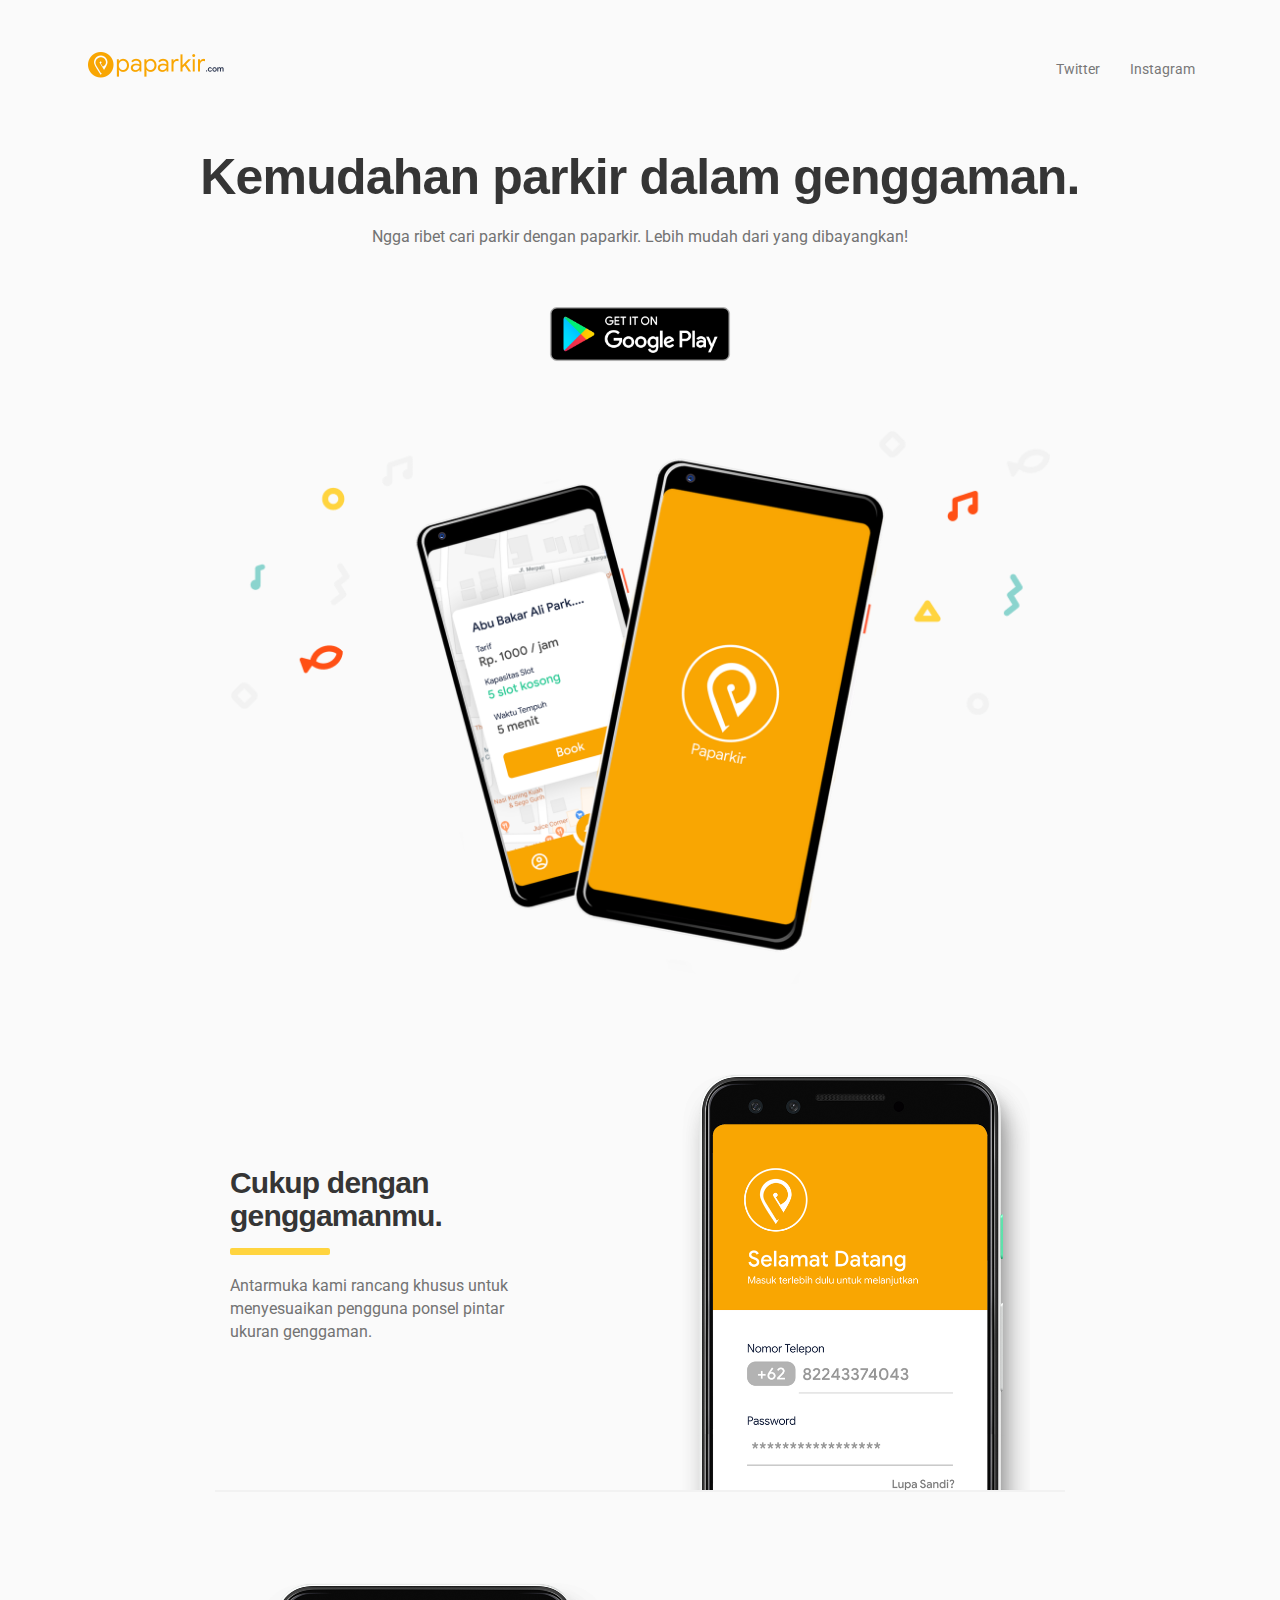
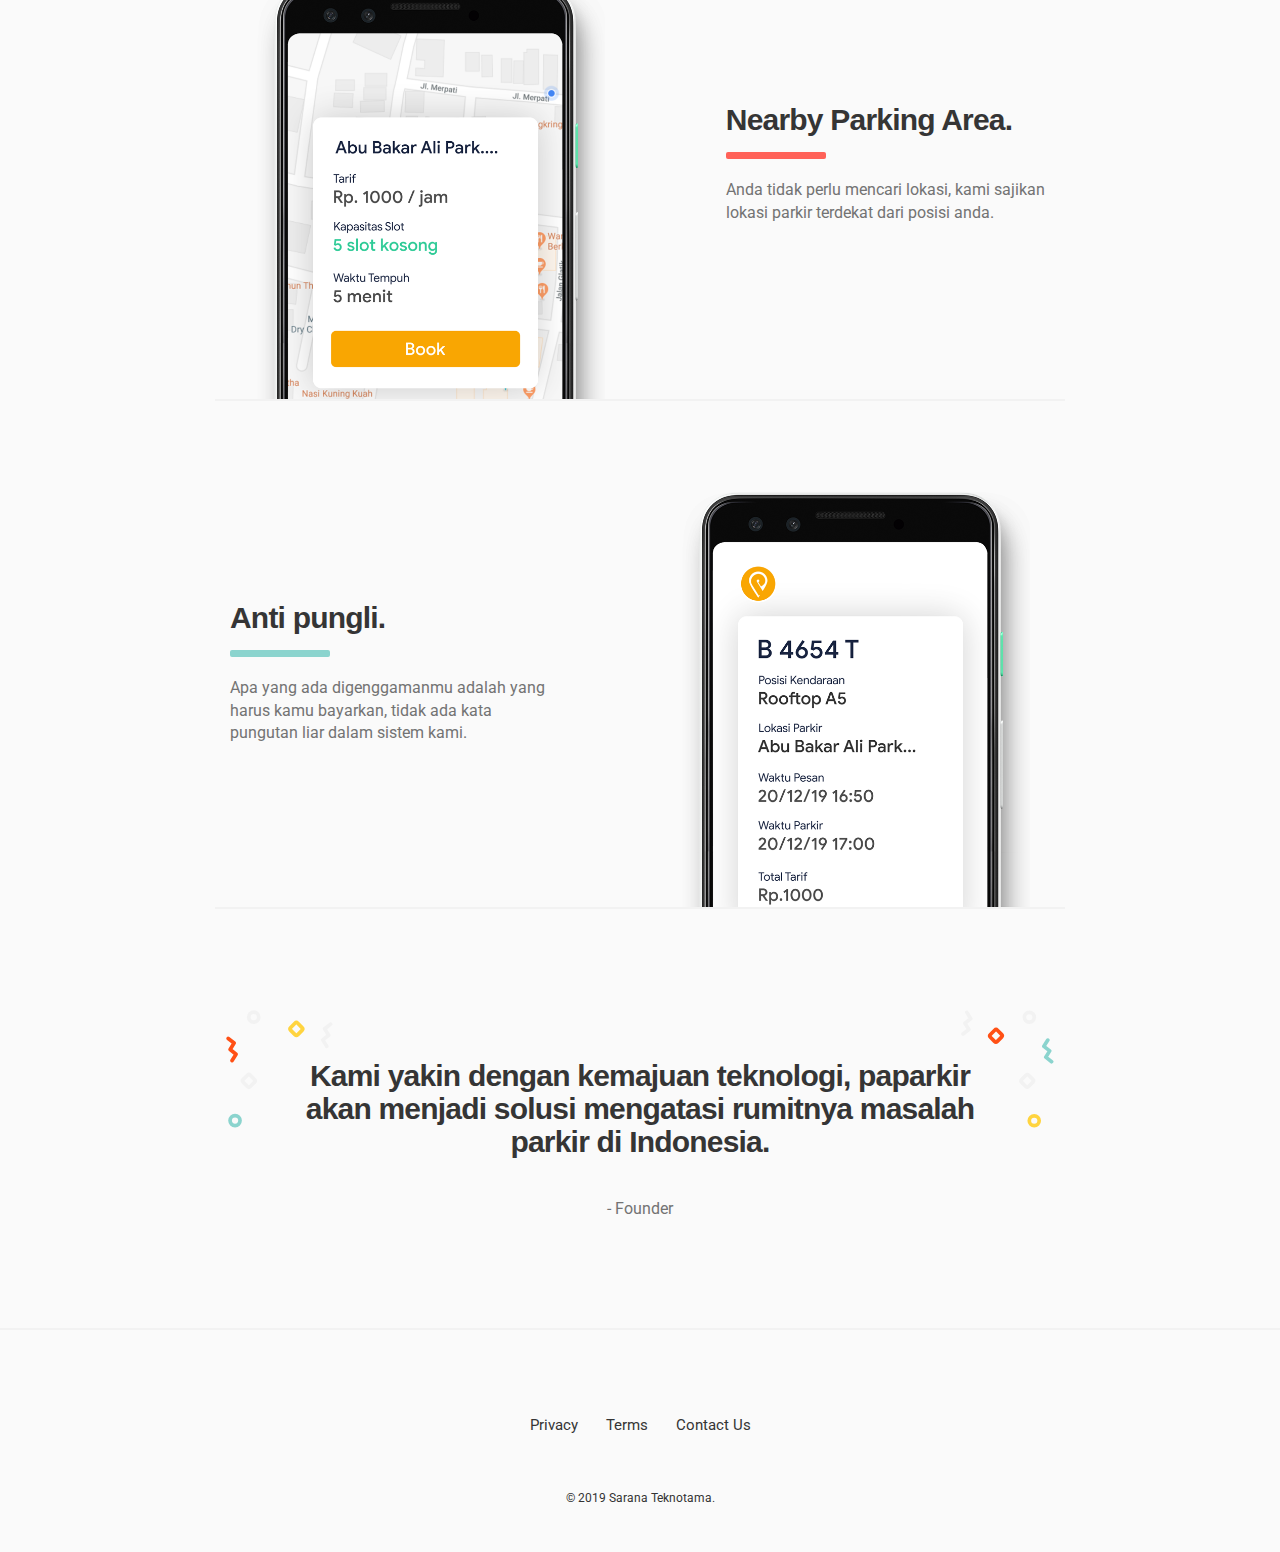
<file: index.html>
<!DOCTYPE html>
<html lang="en">
<meta http-equiv="content-type" content="text/html;charset=utf-8" />
<head>
	<title>Paparkir - Kemudahan parkir dalam genggaman</title>
	<meta charset="utf-8" />
	<meta http-equiv="X-UA-Compatible" content="IE=edge" />
	<meta name="viewport" content="width=device-width, initial-scale=1, maximum-scale=1, user-scalable=no" />
	<link rel="shortcut icon" href="favico.png" type="image/png" />
	<meta name="description" content="Masih jaman tarif parkir seribu bayarnya dua ribu?? Pidah ke paparkir sekarang dan dapatkan kemudahan dan kenyamanan parkir lebih dari yang anda bayangkan." />
	<link rel="stylesheet" href="https://cdnjs.cloudflare.com/ajax/libs/twitter-bootstrap/3.3.7/css/bootstrap.min.css" />
	<link href="https://fonts.googleapis.com/css?family=Google+Sans:700|Roboto:400,400italic,500,500italic,700,700italic" rel="stylesheet">
	<link href="style.css" rel="stylesheet" />

	<meta property='og:title' content='Paparkir - Kemudahan parkir dalam genggaman' />
	<meta property='og:url' content='index.html' />
	<meta property="og:type" content="website" />
	<meta property='og:image' content='og_img.jpg' />
	<meta property='og:description' content="Masih jaman tarif parkir seribu bayarnya dua ribu?? Pidah ke paparkir sekarang dan dapatkan kemudahan dan kenyamanan parkir lebih dari yang anda bayangkan." />
</head>
<body>
	<nav class="navbar navbar-default invert-buttons">
		<div class="container">
			<div class="navbar-header">
					<button type="button" class="navbar-toggle collapsed" data-toggle="collapse" data-target="#navbar-collapse-1" aria-expanded="false">
						<span class="sr-only">Toggle navigation</span>
						<span class="icon-bar"></span>
						<span class="icon-bar"></span>
						<span class="icon-bar"></span>
					</button>
					<a class="navbar-brand" href="#">
						<img alt="VANIDO" src="img/logo-name%402x.png" class="app-icon">
					</a>
			</div>

			<div class="collapse navbar-collapse" id="navbar-collapse-1">
				<ul class="nav navbar-nav navbar-right">
						<li><a href="https://twitter.com/paparkir" target="_blank">Twitter</a></li>
						<li><a href="https://instagram.com/paparkir" target="_blank">Instagram</a></li>
				</ul>
			</div>
		</div>
	</nav>
	<div class="container-fluid">
		<div class="container top-section">
			<div class="row">
				<div class="col-xs-12">
						<h1 id="title">Kemudahan parkir dalam genggaman.</h1>
						<p id="subtitle">Ngga ribet cari parkir dengan paparkir. Lebih mudah dari yang dibayangkan!</p>
						<a href="https://itunes.apple.com/in/app/vanido-your-personal-singing/id1130249200?mt=8" target="_blank"><img id="play-store" src="img/googleplay.png" alt="Downlaod on the App Store"/></a>
				</div>
			</div>
		</div>
		<div class="container dual-screen">
			<div class="row">
				<img class="bigger" src="img/dual-screen%402x.png" alt="App Mockup Screens" />
				<img class="smaller" src="img/dual-screen-small%402x.png" alt="App Mockup Screens" />
			</div>
		</div>
		<div class="container features">
			<div class="row feature-row">
				<div class="col-xs-12 col-sm-5 description">
					<h2>Cukup dengan genggamanmu.</h2>
					<hr class="separator yellow" />
					<p>Antarmuka kami rancang khusus untuk menyesuaikan pengguna ponsel pintar ukuran genggaman.</p>
				</div>
				<div class="col-xs-12 col-sm-offset-1 col-sm-6 screen">
					<img src="img/phone-1%402x.png" />
				</div>
			</div>
			<div class="row">
				<div class="col-xs-12 feature-line"></div>
			</div>
			<div class="row feature-row">
				<div class="col-xs-12 col-sm-5 col-sm-push-7 description">
					<h2>Nearby Parking Area.</h2>
					<hr class="separator red" />
					<p>Anda tidak perlu mencari lokasi, kami sajikan lokasi parkir terdekat dari posisi anda.</p>
				</div>
				<div class="col-xs-12 col-sm-6 col-sm-pull-5 screen">
					<img src="img/phone-2%402x.png" alt="real-time pitch screenshot"/>
				</div>
			</div>
			<div class="row">
				<div class="col-xs-12 feature-line"></div>
			</div>
			<div class="row feature-row">
				<div class="col-xs-12 col-sm-5 description">
					<h2>Anti pungli.</h2>
					<hr class="separator blue" />
					<p>Apa yang ada digenggamanmu adalah yang harus kamu bayarkan, tidak ada kata pungutan liar dalam sistem kami.</p>
				</div>
				<div class="col-xs-12 col-sm-offset-1 col-sm-6 screen">
					<img src="img/phone-3%402x.png" alt="practice songs"/>
				</div>
			</div>
			<div class="row">
				<div class="col-xs-12 feature-line"></div>
			</div>
		</div>
		<div class="container comments">
			<div class="row">
				<div class="col-xs-10 col-xs-offset-1 col-sm-8 col-sm-offset-2">
					<div class="comment">
						<img id="left-confetti" src="img/confetti-1.svg" alt="left decoration" />
						<h3>Kami yakin dengan kemajuan teknologi, paparkir akan menjadi solusi mengatasi rumitnya masalah parkir di Indonesia.</h2>
						<img id="right-confetti" src="img/confetti-2.svg" alt="right decoration" />
					</div>
					<p class="commentor">- Founder</p>
				</div>
			</div>
		</div>
		<hr />
		<footer>
			<div class="container footer-nav">
				<div class="col-xs-12 text-center">
					<div>
						<a class="nav-link" href="privacy.html" target="_blank">
							Privacy
						</a>
						<a class="nav-link" href="terms.html" target="_blank">
							Terms
						</a>
						<a class="nav-link" href="mailto:paparkir@gmail.com">
							Contact Us
						</a>
					</div>
					<br>
					<div id="copyright">
						<span>
							© 2019 Sarana Teknotama.
						</span>
					</div>
				</div>
			</div>
		</footer>
	</div>
	<script src="https://cdnjs.cloudflare.com/ajax/libs/jquery/1.12.4/jquery.min.js"></script>
	<script src="https://cdnjs.cloudflare.com/ajax/libs/twitter-bootstrap/3.3.7/js/bootstrap.min.js"></script>
</body>
</html>
</file>
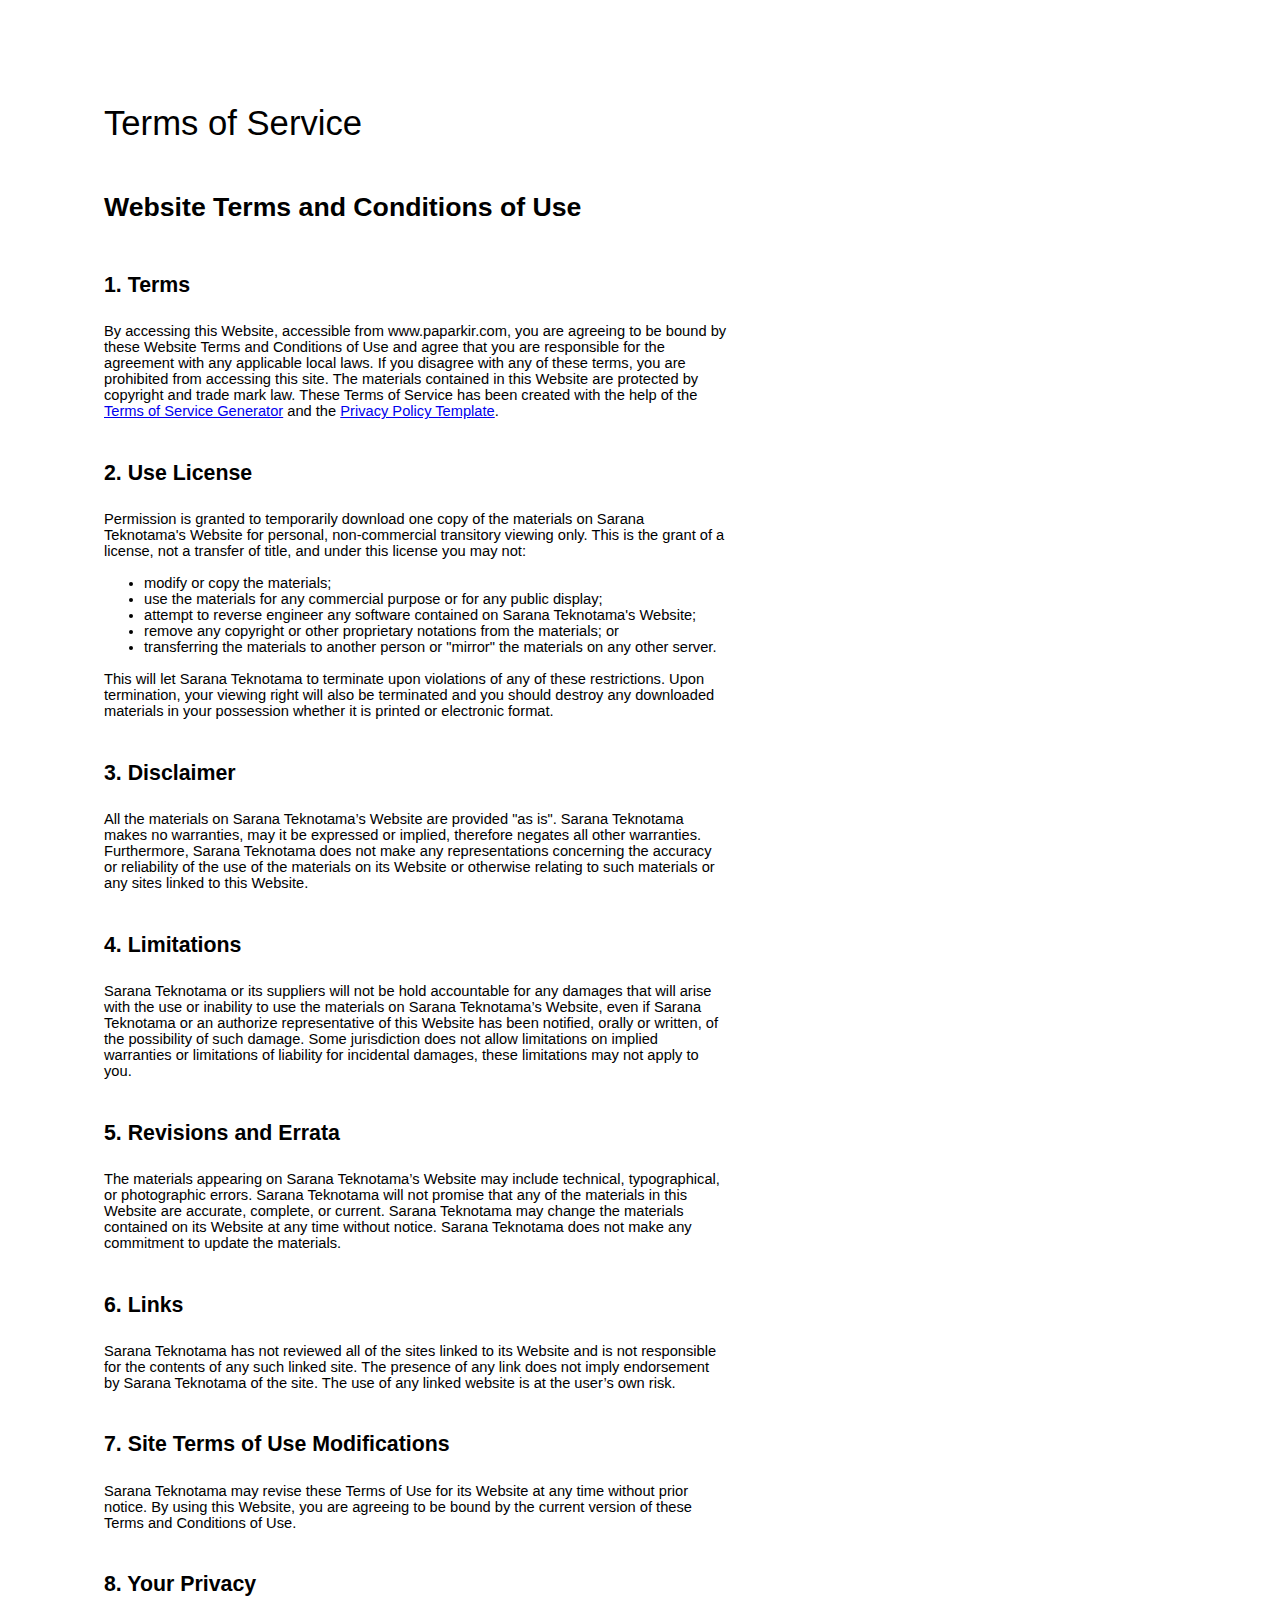
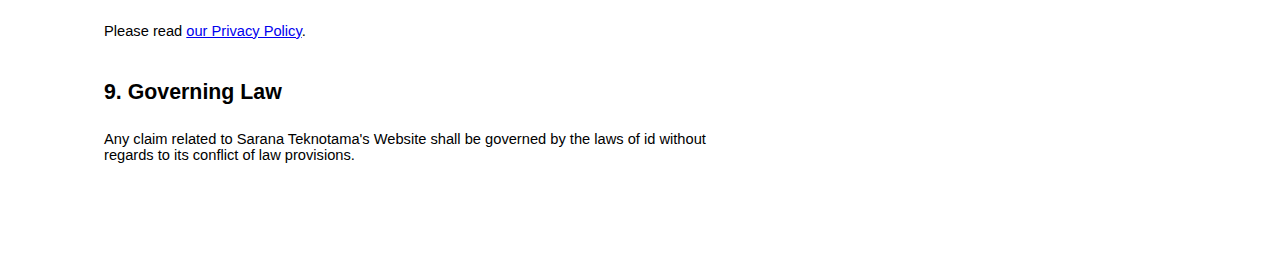
<file: terms.html>
<meta content="text/html;charset=utf-8"http-equiv=content-type><meta content="text/html; charset=UTF-8"http-equiv=content-type><style>ol{margin:0;padding:0}table td,table th{padding:0}.c8{background-color:#fff;max-width:468pt;padding:72pt 72pt 72pt 72pt}.c1{background-color:#fff;font-size:11.5pt;color:#333}.c0{orphans:2;widows:2;height:11pt}.c2{page-break-after:avoid;orphans:2;widows:2}.c4{orphans:2;widows:2}.c5{color:#15c;text-decoration:underline}.c7{color:inherit;text-decoration:inherit}.c3{font-size:26pt}.c6{padding-bottom:9pt}.title{padding-top:0;color:#000;font-size:26pt;padding-bottom:3pt;font-family:Arial;line-height:1.15;page-break-after:avoid;orphans:2;widows:2;text-align:left}.subtitle{padding-top:0;color:#666;font-size:15pt;padding-bottom:16pt;font-family:Arial;line-height:1.15;page-break-after:avoid;orphans:2;widows:2;text-align:left}li{color:#000;font-size:11pt;font-family:Arial}p{margin:0;color:#000;font-size:11pt;font-family:Arial}h1{padding-top:20pt;color:#000;font-size:20pt;padding-bottom:6pt;font-family:Arial;line-height:1.15;page-break-after:avoid;orphans:2;widows:2;text-align:left}h2{padding-top:18pt;color:#000;font-size:16pt;padding-bottom:6pt;font-family:Arial;line-height:1.15;page-break-after:avoid;orphans:2;widows:2;text-align:left}h3{padding-top:16pt;color:#434343;font-size:14pt;padding-bottom:4pt;font-family:Arial;line-height:1.15;page-break-after:avoid;orphans:2;widows:2;text-align:left}h4{padding-top:14pt;color:#666;font-size:12pt;padding-bottom:4pt;font-family:Arial;line-height:1.15;page-break-after:avoid;orphans:2;widows:2;text-align:left}h5{padding-top:12pt;color:#666;font-size:11pt;padding-bottom:4pt;font-family:Arial;line-height:1.15;page-break-after:avoid;orphans:2;widows:2;text-align:left}h6{padding-top:12pt;color:#666;font-size:11pt;padding-bottom:4pt;font-family:Arial;line-height:1.15;page-break-after:avoid;font-style:italic;orphans:2;widows:2;text-align:left}</style><body class=c8><p class="c2 title"id=h.6xyeezl3ari7><span>Terms of Service</span><h1>Website Terms and Conditions of Use</h1><h2>1. Terms</h2><p>By accessing this Website, accessible from www.paparkir.com, you are agreeing to be bound by these Website Terms and Conditions of Use and agree that you are responsible for the agreement with any applicable local laws. If you disagree with any of these terms, you are prohibited from accessing this site. The materials contained in this Website are protected by copyright and trade mark law. These Terms of Service has been created with the help of the <a href=https://termsofservicegenerator.net>Terms of Service Generator</a> and the <a href=privacy.html>Privacy Policy Template</a>.<h2>2. Use License</h2><p>Permission is granted to temporarily download one copy of the materials on Sarana Teknotama's Website for personal, non-commercial transitory viewing only. This is the grant of a license, not a transfer of title, and under this license you may not:<ul><li>modify or copy the materials;<li>use the materials for any commercial purpose or for any public display;<li>attempt to reverse engineer any software contained on Sarana Teknotama's Website;<li>remove any copyright or other proprietary notations from the materials; or<li>transferring the materials to another person or "mirror" the materials on any other server.</ul><p>This will let Sarana Teknotama to terminate upon violations of any of these restrictions. Upon termination, your viewing right will also be terminated and you should destroy any downloaded materials in your possession whether it is printed or electronic format.<h2>3. Disclaimer</h2><p>All the materials on Sarana Teknotama’s Website are provided "as is". Sarana Teknotama makes no warranties, may it be expressed or implied, therefore negates all other warranties. Furthermore, Sarana Teknotama does not make any representations concerning the accuracy or reliability of the use of the materials on its Website or otherwise relating to such materials or any sites linked to this Website.<h2>4. Limitations</h2><p>Sarana Teknotama or its suppliers will not be hold accountable for any damages that will arise with the use or inability to use the materials on Sarana Teknotama’s Website, even if Sarana Teknotama or an authorize representative of this Website has been notified, orally or written, of the possibility of such damage. Some jurisdiction does not allow limitations on implied warranties or limitations of liability for incidental damages, these limitations may not apply to you.<h2>5. Revisions and Errata</h2><p>The materials appearing on Sarana Teknotama’s Website may include technical, typographical, or photographic errors. Sarana Teknotama will not promise that any of the materials in this Website are accurate, complete, or current. Sarana Teknotama may change the materials contained on its Website at any time without notice. Sarana Teknotama does not make any commitment to update the materials.<h2>6. Links</h2><p>Sarana Teknotama has not reviewed all of the sites linked to its Website and is not responsible for the contents of any such linked site. The presence of any link does not imply endorsement by Sarana Teknotama of the site. The use of any linked website is at the user’s own risk.<h2>7. Site Terms of Use Modifications</h2><p>Sarana Teknotama may revise these Terms of Use for its Website at any time without prior notice. By using this Website, you are agreeing to be bound by the current version of these Terms and Conditions of Use.<h2>8. Your Privacy</h2><p>Please read <a href=privacy.html >our Privacy Policy</a>.<h2>9. Governing Law</h2><p>Any claim related to Sarana Teknotama's Website shall be governed by the laws of id without regards to its conflict of law provisions.
</file>
<file: style.css>
input:focus,
select:focus,
textarea:focus,
button:focus {
 outline: none;
}

html * {
 font-family: 'Roboto', sans-serif !important;
}

h1,h2,h3,h4,h5,h6 {
	font-family: "Google Sans", sans-serif !important;
	font-weight: bold;
	letter-spacing: -0.8px;
	color: #353535;
}

p {
	color: #737373;
	font-size: 17px;
}

hr {
	border: solid 1px #f2f2f2;
}

h1 {
	font-size: 38px;
}
h2 {
	font-size: 34px;
}
h3 {
	font-size: 17px;
}

html, body {
 background: #fafafa;
 overflow-x: hidden;
 max-width: 100%;
}

.text-center {
	text-align: center;
}

input.input-field {
	background: #f2f2f2;
	border: 0px;
	-webkit-appearance: none;
}

.container-fluid {
	padding-left:0;
	padding-right:0;
}

.navbar {
  border-color: #fafafa;
  border-width: 0;
  margin-bottom: 0;
}

.navbar-default {
	background-color: #fafafa;
}

.navbar-toggle {
	border: 0px;
}

.navbar-nav li a {
	line-height: 50px;
	height: 50px;
	padding-top: 0;
	padding-bottom: 0;
	color: #737373;
	border-bottom: 1px solid #f2f2f2;
}

.navbar-brand {
	line-height: 86px;
	height: 86px;
	padding: 0 15px;
}
.navbar-brand img {
	display: inline-block;
	height: 36px;
}

.navbar-toggle {
	margin-top: 27px;
	margin-bottom: 0px;
}
#navbar-collapse-1 {
  border-color: #fcfcfc;
  border-width: 0;
}

.top-section {
	text-align: center;
}

.top-section #title {
	margin-top: 54px;
}

.top-section #subtitle {
	margin-top: 30px;
	margin-bottom: 45px;
	padding: 0 15px;
}

.top-section #play-store {
	height: 80px;
}
.top-section #android-user {
	text-decoration: none;
	display: inline-block;
	font-size: 11px;
	font-weight: bold;
	color: #aaaaaa;
	margin-top: 21px;
	margin-bottom: 0px;
	cursor: pointer;
}

.dual-screen {
	margin-top: 25px;
	text-align: center;
}
.dual-screen .smaller {
	display: inline-block;
}
.dual-screen .bigger {
	display: none;
}

.dual-screen img {
	width: 96%;
}

.features {
	margin-top: 33px;
	padding-right: 30px;
	padding-left: 30px;
}

.feature-row .separator {
	border-radius: 2px;
	border: 0;
	height: 7px;
	margin: 0 auto 0 0;
	width: 120px;
}
.feature-row .separator.yellow {
	background: #ffd43f;
}
.feature-row .separator.blue {
	background: #8bd4ce;
}
.feature-row .separator.red {
	background: #ff6158;
}

.feature-row .description {
	text-align: left;
}

.feature-row .description h2 {
	margin-top: 33px;
	margin-bottom: 16px;
}
.feature-row .description p {
	margin-top: 20px;
	margin-bottom: 30px;
}

.feature-row .screen {
	text-align: center;
}
.feature-row img {
	width: 80%;
}

.feature-line {
	height: 1px;
	border: solid 1px #f2f2f2;
}

.comments {
	text-align: center
}

.comments .comment {
	margin-top: 66px;
	margin-bottom: 30px;
	position: relative;
}

.comment #left-confetti {
	position: absolute;
	height: 120%;
	left: -10%;
	top: -50%;
}

.comment #right-confetti {
	position: absolute;
	height: 120%;
	right: -10%;
	top: -50%;
}


footer {
	position: relative;
	z-index: 0;
}

footer .nav-link {
  text-decoration: none;
  font-size: 12px;
  line-height: 30px;
  color: #353535;
}

footer .nav-link img {
	height: 15px;
}
footer {
	padding: 0 0 45px;
}
footer .footer-nav {
	padding-top: 60px;
}
footer .nav-link {
	display: inline-block;
	margin: 0 10px;
}

footer #copyright {
	font-size: 12px;
	margin-top: 30px;
}

@media (min-width: 404px) {
	footer .nav-link {
		font-size: 15px;
	}
}

@media (min-width: 544px) {
	.dual-screen .bigger {
		display: inline-block;
	}
	.dual-screen .smaller {
		display: none;
	}
	.nav-link:not(:first-of-type) {
		margin-left: 15px;
	}

	.features {
		padding-right: 100px;
		padding-left: 100px;
	}
}

@media (min-width: 768px) {
	p {
		font-size: 13px;
	}
	h1 {
	font-size: 34px;
	}
	h2 {
		font-size: 20px;
	}
	h3 {
		font-size: 20px;
	}

	.navbar-brand {
		line-height: 91px;
		height: 91px;
		padding: 0 15px;
	}
	.navbar-brand img {
		height: 31px;
	}
	.navbar-nav li a {
		line-height: 91px;
		height: 91px;
		border-bottom: 0px;
	}
	.top-section #title {
		margin-top: 30px;
	}

	.top-section #subtitle {
		margin-top: 21px;
	}

	.dual-screen {
		margin-top: 51px;
	}
	.dual-screen img {
		width: 70%;
	}

	.feature-row {
		display: flex;
		align-items: center;
	}

	.feature-row img {
		width: 100%;
	}

	.feature-row .separator {
		width: 80px;
	}

	.comments .comment {
		margin-top: 80px;
	}

	.subscribe {
		margin-top: 70px;
	}
}

@media (min-width: 992px) {
	p {
		font-size: 14px;
	}
	h1 {
		font-size: 50px;
	}
	h2 {
		font-size: 24px;
	}
	h3 {
		font-size: 24px;
	}

	.features {
		padding-right: 150px;
		padding-left: 150px;
	}

	.feature-row:not(:first-of-type) {
		margin-top: 35px;
	}
}

@media (min-width: 1200px) {
	p {
		font-size: 16px;
	}
	h1 {
		font-size: 50px;
	}
	h2 {
		font-size: 30px;
	}
	h3 {
		font-size: 30px;
	}

	.navbar-brand {
		line-height: 130px;
		height: 130px;
		padding: 0 15px;
	}
	.navbar-brand img {
		height: 50px;
	}
	.navbar-nav li a {
		line-height: 139px;
		height: 130px;
		border-bottom: 0px;
	}
	.top-section #title {
		margin-top: 20px;
	}

	.features {
		padding-right: 175px;
		padding-left: 175px;
	}

	.feature-row:not(:first-of-type) {
		margin-top: 35px;
	}

	.feature-row img {
		width: 90%;
	}

	.feature-row .separator {
		width: 100px;
	}

	.comments .comment {
		margin-top: 150px;
		margin-bottom: 40px;
		margin-left: auto;
		margin-right: auto;
		max-width: 690px;
	}

	.comments .commentor {
		margin-bottom: 87px;
	}

	.subscribe {
		margin-top: 100px;
	}
}

@media (max-width: 336px) {
	p {
		font-size: 13px;
	}
	h1 {
		font-size: 32px;
	}
	h2 {
		font-size: 25px;
	}
	h3 {
		font-size: 14px;
	}

	.top-section #title {
		margin-top: 48px;
	}

	.top-section #subtitle {
		margin-top: 25px;
		margin-bottom: 40px;
		padding: 0 15px;
	}

	.top-section #play-store {
		height: 30px;
	}

	.dual-screen {
		margin-top: 10px;
	}

	.feature-row img {
		width: 100%;
	}
}

@media (max-width: 543px) {
	
}

@media (max-width: 767px) {

}

@media (max-width: 991px) {

}

@media (max-width: 1199px) {
}
</file>
